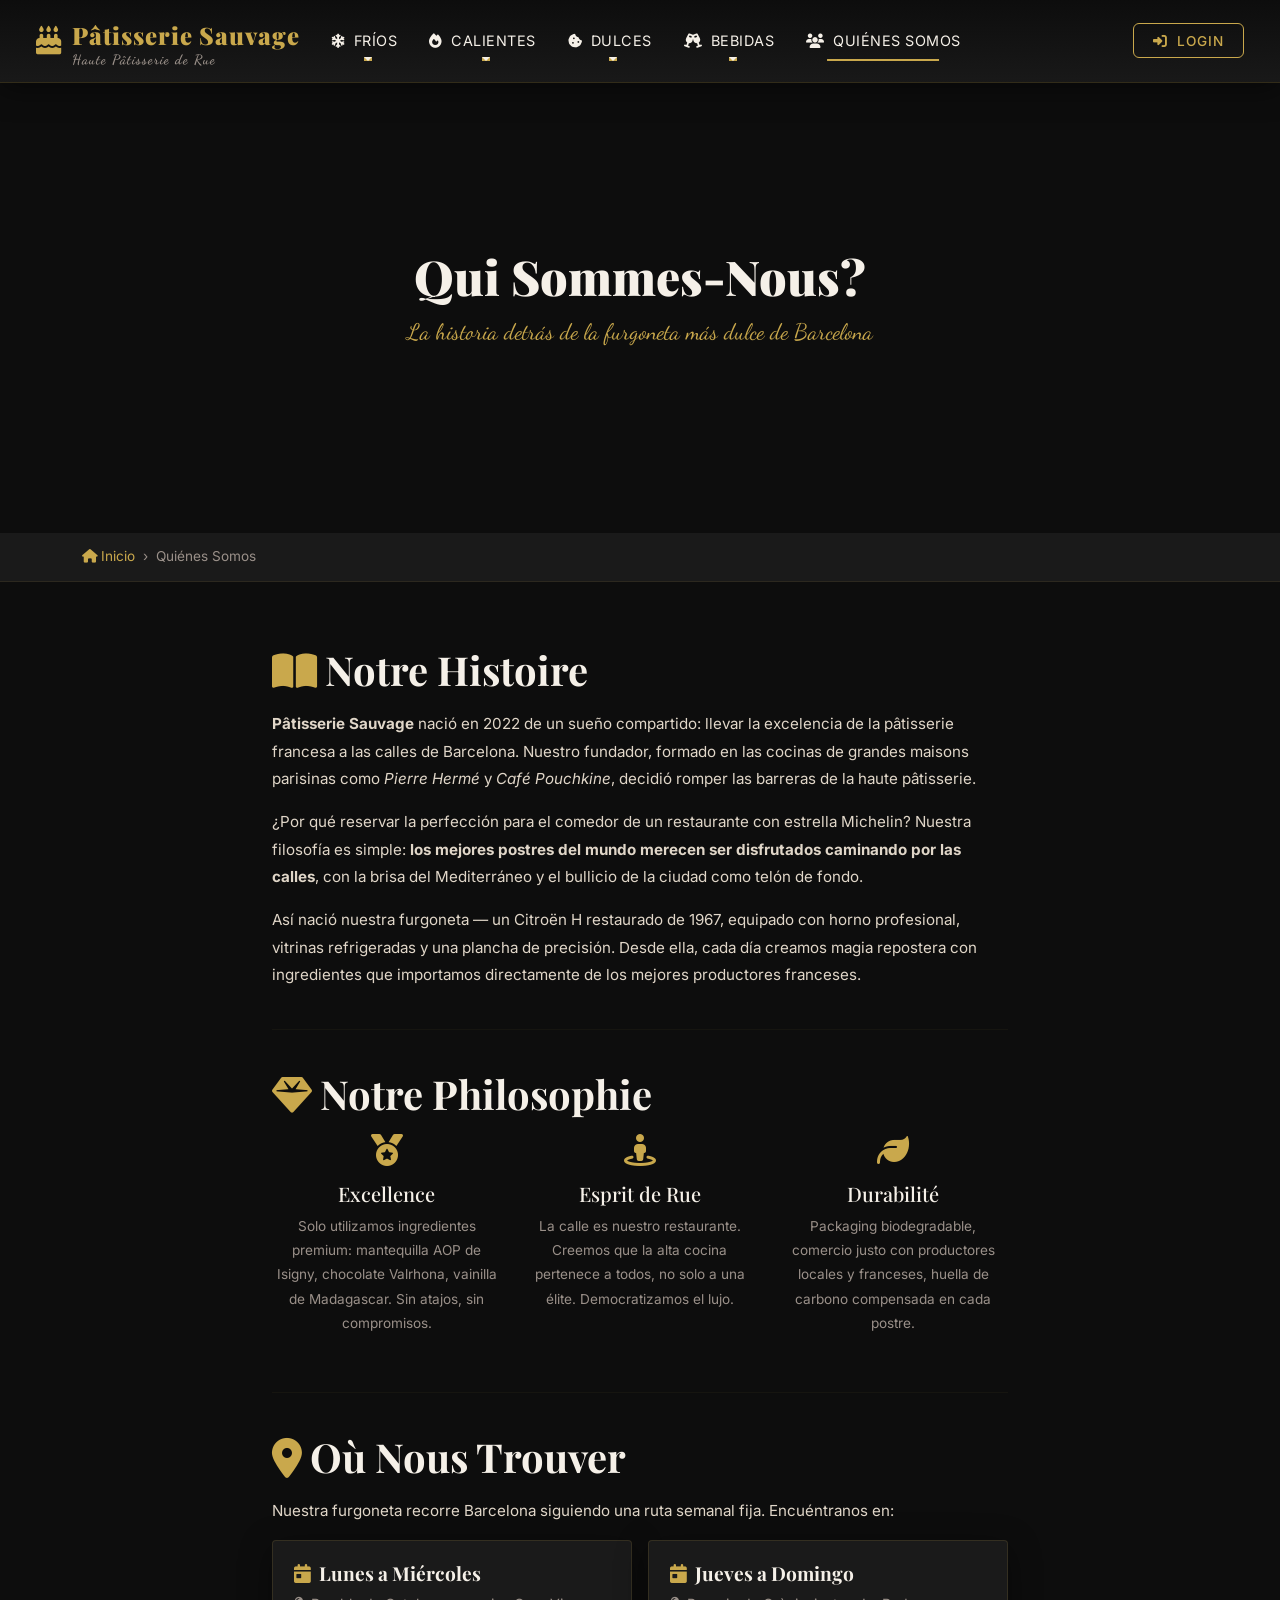
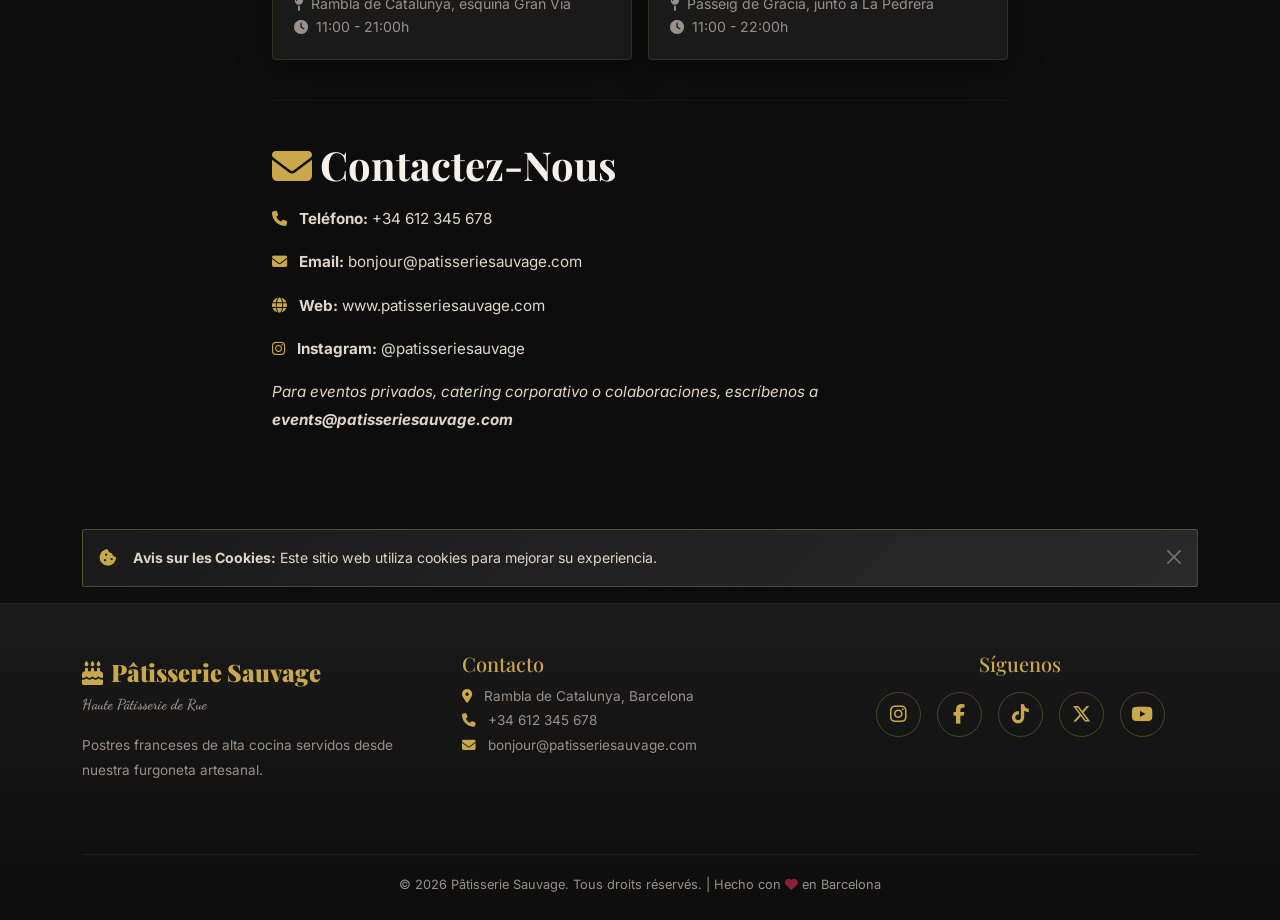
<file: FootTruck/quienes-somos.html>
<!DOCTYPE html>
<html lang="es">

<head>
    <meta charset="UTF-8">
    <meta name="viewport" content="width=device-width, initial-scale=1.0">
    <meta name="description"
        content="Quiénes somos - Pâtisserie Sauvage. Nuestra historia, equipo y filosofía de alta pâtisserie callejera.">
    <title>Quiénes Somos | Pâtisserie Sauvage</title>
    <link href="https://cdn.jsdelivr.net/npm/bootstrap@5.3.2/dist/css/bootstrap.min.css" rel="stylesheet">
    <link href="https://cdnjs.cloudflare.com/ajax/libs/font-awesome/6.5.1/css/all.min.css" rel="stylesheet">
    <link href="css/styles.css" rel="stylesheet">
</head>

<body>

    <!-- NAVBAR -->
    <nav class="navbar navbar-expand-lg navbar-dark sticky-top">
        <div class="container-fluid">
            <a class="navbar-brand" href="index.html" data-bs-toggle="tooltip" title="Volver al inicio">
                <i class="fas fa-birthday-cake brand-icon"></i>
                <div>Pâtisserie Sauvage<span class="brand-sub">Haute Pâtisserie de Rue</span></div>
            </a>
            <button class="navbar-toggler" type="button" data-bs-toggle="collapse" data-bs-target="#navbarMain"><span
                    class="navbar-toggler-icon"></span></button>
            <div class="collapse navbar-collapse" id="navbarMain">
                <ul class="navbar-nav me-auto mb-2 mb-lg-0">
                    <li class="nav-item dropdown"><a class="nav-link dropdown-toggle" href="#"
                            data-bs-toggle="dropdown"><i class="fas fa-snowflake me-1"></i> Fríos</a>
                        <ul class="dropdown-menu">
                            <li><a class="dropdown-item" href="platos/mousse-limon.html"><i class="fas fa-lemon"></i>
                                    Mousse de Limón</a></li>
                            <li><a class="dropdown-item" href="platos/panna-cotta-arandanos.html"><i
                                        class="fas fa-circle"></i> Panna Cotta Arándanos</a></li>
                            <li><a class="dropdown-item" href="platos/tarta-cereza-fria.html"><i
                                        class="fas fa-apple-whole"></i> Tarta Fría de Cereza</a></li>
                        </ul>
                    </li>
                    <li class="nav-item dropdown"><a class="nav-link dropdown-toggle" href="#"
                            data-bs-toggle="dropdown"><i class="fas fa-fire me-1"></i> Calientes</a>
                        <ul class="dropdown-menu">
                            <li><a class="dropdown-item" href="platos/fondant-chocolate.html"><i
                                        class="fas fa-mug-hot"></i> Fondant de Chocolate</a></li>
                            <li><a class="dropdown-item" href="platos/crepe-suzette.html"><i
                                        class="fas fa-fire-flame-curved"></i> Crêpe Suzette</a></li>
                            <li><a class="dropdown-item" href="platos/souffle-vainilla.html"><i
                                        class="fas fa-cloud"></i> Soufflé de Vainilla</a></li>
                        </ul>
                    </li>
                    <li class="nav-item dropdown"><a class="nav-link dropdown-toggle" href="#"
                            data-bs-toggle="dropdown"><i class="fas fa-cookie-bite me-1"></i> Dulces</a>
                        <ul class="dropdown-menu">
                            <li><a class="dropdown-item" href="platos/macaron-frutos-rojos.html"><i
                                        class="fas fa-candy-cane"></i> Macaron Frutos Rojos</a></li>
                            <li><a class="dropdown-item" href="platos/eclair-cacao.html"><i
                                        class="fas fa-drumstick-bite"></i> Éclair de Cacao</a></li>
                            <li><a class="dropdown-item" href="platos/tarte-tatin.html"><i class="fas fa-pie-chart"></i>
                                    Tarte Tatin</a></li>
                        </ul>
                    </li>
                    <li class="nav-item dropdown"><a class="nav-link dropdown-toggle" href="#"
                            data-bs-toggle="dropdown"><i class="fas fa-champagne-glasses me-1"></i> Bebidas</a>
                        <ul class="dropdown-menu">
                            <li><a class="dropdown-item" href="platos/chocolat-chaud.html"><i
                                        class="fas fa-mug-saucer"></i> Chocolat Chaud</a></li>
                            <li><a class="dropdown-item" href="platos/cidre-normand.html"><i
                                        class="fas fa-wine-glass"></i> Cidre Normand</a></li>
                            <li><a class="dropdown-item" href="platos/limonade-lavande.html"><i
                                        class="fas fa-glass-water"></i> Limonade à la Lavande</a></li>
                        </ul>
                    </li>
                    <li class="nav-item"><a class="nav-link active" href="quienes-somos.html"><i
                                class="fas fa-users me-1"></i> Quiénes Somos</a></li>
                </ul>
                <span class="navbar-text me-3" id="welcomeMsg"></span>
                <div class="d-flex gap-2">
                    <button class="btn btn-login" id="btnLogin" data-bs-toggle="modal" data-bs-target="#loginModal"><i
                            class="fas fa-sign-in-alt me-1"></i> Login</button>
                    <button class="btn btn-logout" id="btnLogout" style="display:none;"><i
                            class="fas fa-sign-out-alt me-1"></i> Logout</button>
                </div>
            </div>
        </div>
    </nav>

    <!-- LOGIN MODAL -->
    <div class="modal fade" id="loginModal" tabindex="-1" aria-hidden="true">
        <div class="modal-dialog modal-dialog-centered modal-sm" style="margin-left:auto;margin-right:2rem;">
            <div class="modal-content">
                <div class="modal-header">
                    <h5 class="modal-title"><i class="fas fa-user-circle me-2"></i>Acceso Privado</h5><button
                        type="button" class="btn-close btn-close-white" data-bs-dismiss="modal"></button>
                </div>
                <div class="modal-body">
                    <form id="loginForm">
                        <div class="mb-3"><label for="inputUser" class="form-label">Nombre de usuario</label><input
                                type="text" class="form-control" id="inputUser" placeholder="Votre nom..." required>
                        </div>
                        <div class="mb-3"><label for="inputPassword" class="form-label">Contraseña</label><input
                                type="password" class="form-control" id="inputPassword" placeholder="Mot de passe..."
                                required></div>
                    </form>
                </div>
                <div class="modal-footer">
                    <button type="button" class="btn btn-dark-outline" data-bs-dismiss="modal"><i
                            class="fas fa-times me-1"></i> Cancelar</button>
                    <button type="button" class="btn btn-gold" id="btnSubmitLogin"><i
                            class="fas fa-paper-plane me-1"></i> Enviar</button>
                </div>
            </div>
        </div>
    </div>

    <!-- HERO SECTION -->
    <div class="about-hero"
        style="background-image: url('https://images.unsplash.com/photo-1565299624946-b28f40a0ae38?w=1600&h=900&fit=crop');">
        <div class="about-hero-content">
            <h1>Qui Sommes-Nous?</h1>
            <p class="subtitle">La historia detrás de la furgoneta más dulce de Barcelona</p>
        </div>
    </div>

    <!-- BREADCRUMB -->
    <div class="breadcrumb-section">
        <div class="container">
            <nav aria-label="breadcrumb">
                <ol class="breadcrumb">
                    <li class="breadcrumb-item"><a href="index.html"><i class="fas fa-home me-1"></i>Inicio</a></li>
                    <li class="breadcrumb-item active" aria-current="page">Quiénes Somos</li>
                </ol>
            </nav>
        </div>
    </div>

    <!-- ABOUT CONTENT -->
    <section class="about-section">
        <div class="container">
            <div class="row">
                <div class="col-lg-8 mx-auto">
                    <!-- Nuestra Historia -->
                    <h2 class="section-title text-start mb-3"><i class="fas fa-book-open me-2"
                            style="color: var(--color-gold);"></i>Notre Histoire</h2>
                    <p class="dish-info">
                        <strong>Pâtisserie Sauvage</strong> nació en 2022 de un sueño compartido: llevar la excelencia
                        de la pâtisserie francesa a las calles de Barcelona. Nuestro fundador, formado en las cocinas de
                        grandes maisons parisinas como <em>Pierre Hermé</em> y <em>Café Pouchkine</em>, decidió romper
                        las barreras de la haute pâtisserie.
                    </p>
                    <p class="dish-info">
                        ¿Por qué reservar la perfección para el comedor de un restaurante con estrella Michelin? Nuestra
                        filosofía es simple: <strong>los mejores postres del mundo merecen ser disfrutados caminando por
                            las calles</strong>, con la brisa del Mediterráneo y el bullicio de la ciudad como telón de
                        fondo.
                    </p>
                    <p class="dish-info">
                        Así nació nuestra furgoneta — un Citroën H restaurado de 1967, equipado con horno profesional,
                        vitrinas refrigeradas y una plancha de precisión. Desde ella, cada día creamos magia repostera
                        con ingredientes que importamos directamente de los mejores productores franceses.
                    </p>

                    <hr style="border-color: rgba(201,168,76,0.2); margin: 2.5rem 0;">

                    <!-- Filosofía -->
                    <h2 class="section-title text-start mb-3"><i class="fas fa-gem me-2"
                            style="color: var(--color-gold);"></i>Notre Philosophie</h2>
                    <div class="row g-4 mb-4">
                        <div class="col-md-4 text-center">
                            <i class="fas fa-medal fa-2x mb-3" style="color: var(--color-gold);"></i>
                            <h5 style="color: var(--color-cream); font-family: var(--font-heading);">Excellence</h5>
                            <p class="footer-text">Solo utilizamos ingredientes premium: mantequilla AOP de Isigny,
                                chocolate Valrhona, vainilla de Madagascar. Sin atajos, sin compromisos.</p>
                        </div>
                        <div class="col-md-4 text-center">
                            <i class="fas fa-street-view fa-2x mb-3" style="color: var(--color-gold);"></i>
                            <h5 style="color: var(--color-cream); font-family: var(--font-heading);">Esprit de Rue</h5>
                            <p class="footer-text">La calle es nuestro restaurante. Creemos que la alta cocina pertenece
                                a todos, no solo a una élite. Democratizamos el lujo.</p>
                        </div>
                        <div class="col-md-4 text-center">
                            <i class="fas fa-leaf fa-2x mb-3" style="color: var(--color-gold);"></i>
                            <h5 style="color: var(--color-cream); font-family: var(--font-heading);">Durabilité</h5>
                            <p class="footer-text">Packaging biodegradable, comercio justo con productores locales y
                                franceses, huella de carbono compensada en cada postre.</p>
                        </div>
                    </div>

                    <hr style="border-color: rgba(201,168,76,0.2); margin: 2.5rem 0;">

                    <!-- Dónde encontrarnos -->
                    <h2 class="section-title text-start mb-3"><i class="fas fa-map-marker-alt me-2"
                            style="color: var(--color-gold);"></i>Où Nous Trouver</h2>
                    <p class="dish-info">Nuestra furgoneta recorre Barcelona siguiendo una ruta semanal fija.
                        Encuéntranos en:</p>
                    <div class="row g-3 mb-4">
                        <div class="col-md-6">
                            <div class="card" style="height: auto;">
                                <div class="card-body">
                                    <h5 class="card-title"><i class="fas fa-calendar-day me-2"
                                            style="color: var(--color-gold);"></i>Lunes a Miércoles</h5>
                                    <p class="card-text"><i class="fas fa-map-pin me-1"></i> Rambla de Catalunya,
                                        esquina Gran Via<br><i class="fas fa-clock me-1"></i> 11:00 - 21:00h</p>
                                </div>
                            </div>
                        </div>
                        <div class="col-md-6">
                            <div class="card" style="height: auto;">
                                <div class="card-body">
                                    <h5 class="card-title"><i class="fas fa-calendar-day me-2"
                                            style="color: var(--color-gold);"></i>Jueves a Domingo</h5>
                                    <p class="card-text"><i class="fas fa-map-pin me-1"></i> Passeig de Gràcia, junto a
                                        La Pedrera<br><i class="fas fa-clock me-1"></i> 11:00 - 22:00h</p>
                                </div>
                            </div>
                        </div>
                    </div>

                    <hr style="border-color: rgba(201,168,76,0.2); margin: 2.5rem 0;">

                    <!-- Contacto -->
                    <h2 class="section-title text-start mb-3"><i class="fas fa-envelope me-2"
                            style="color: var(--color-gold);"></i>Contactez-Nous</h2>
                    <div class="dish-info">
                        <p><i class="fas fa-phone me-2" style="color: var(--color-gold);"></i>
                            <strong>Teléfono:</strong> +34 612 345 678</p>
                        <p><i class="fas fa-envelope me-2" style="color: var(--color-gold);"></i>
                            <strong>Email:</strong> bonjour@patisseriesauvage.com</p>
                        <p><i class="fas fa-globe me-2" style="color: var(--color-gold);"></i> <strong>Web:</strong>
                            www.patisseriesauvage.com</p>
                        <p><i class="fab fa-instagram me-2" style="color: var(--color-gold);"></i>
                            <strong>Instagram:</strong> @patisseriesauvage</p>
                        <p class="mt-3"><em>Para eventos privados, catering corporativo o colaboraciones, escríbenos a
                                <strong>events@patisseriesauvage.com</strong></em></p>
                    </div>
                </div>
            </div>
        </div>
    </section>

    <!-- COOKIE ALERT -->
    <div class="container my-3">
        <div class="alert alert-warning cookie-alert alert-dismissible fade show d-flex align-items-center"
            role="alert">
            <i class="fas fa-cookie-bite me-3 fa-lg"></i>
            <div><strong>Avis sur les Cookies:</strong> Este sitio web utiliza cookies para mejorar su experiencia.
            </div>
            <button type="button" class="btn-close" data-bs-dismiss="alert" aria-label="Cerrar"></button>
        </div>
    </div>

    <!-- FOOTER -->
    <footer>
        <div class="container">
            <div class="row">
                <div class="col-lg-4 mb-4">
                    <div class="footer-brand"><i class="fas fa-birthday-cake me-2"></i>Pâtisserie Sauvage<span
                            class="brand-sub">Haute Pâtisserie de Rue</span></div>
                    <p class="footer-text mt-3">Postres franceses de alta cocina servidos desde nuestra furgoneta
                        artesanal.</p>
                </div>
                <div class="col-lg-4 mb-4">
                    <h5 style="color: var(--color-gold); font-family: var(--font-heading);">Contacto</h5>
                    <p class="footer-text">
                        <i class="fas fa-map-marker-alt me-2" style="color: var(--color-gold);"></i> Rambla de
                        Catalunya, Barcelona<br>
                        <i class="fas fa-phone me-2" style="color: var(--color-gold);"></i> +34 612 345 678<br>
                        <i class="fas fa-envelope me-2" style="color: var(--color-gold);"></i>
                        bonjour@patisseriesauvage.com
                    </p>
                </div>
                <div class="col-lg-4 mb-4 text-center">
                    <h5 style="color: var(--color-gold); font-family: var(--font-heading);">Síguenos</h5>
                    <div class="social-icons mt-3">
                        <a href="#" class="social-icon" data-bs-toggle="tooltip" title="Instagram"><i
                                class="fab fa-instagram"></i></a>
                        <a href="#" class="social-icon" data-bs-toggle="tooltip" title="Facebook"><i
                                class="fab fa-facebook-f"></i></a>
                        <a href="#" class="social-icon" data-bs-toggle="tooltip" title="TikTok"><i
                                class="fab fa-tiktok"></i></a>
                        <a href="#" class="social-icon" data-bs-toggle="tooltip" title="Twitter / X"><i
                                class="fab fa-x-twitter"></i></a>
                        <a href="#" class="social-icon" data-bs-toggle="tooltip" title="YouTube"><i
                                class="fab fa-youtube"></i></a>
                    </div>
                </div>
            </div>
            <div class="footer-bottom text-center">
                <p>&copy; 2026 Pâtisserie Sauvage. Tous droits réservés. | Hecho con <i class="fas fa-heart"
                        style="color: var(--color-accent-red);"></i> en Barcelona</p>
            </div>
        </div>
    </footer>

    <script src="https://cdn.jsdelivr.net/npm/bootstrap@5.3.2/dist/js/bootstrap.bundle.min.js"></script>
    <script src="js/main.js"></script>
</body>

</html>
</file>
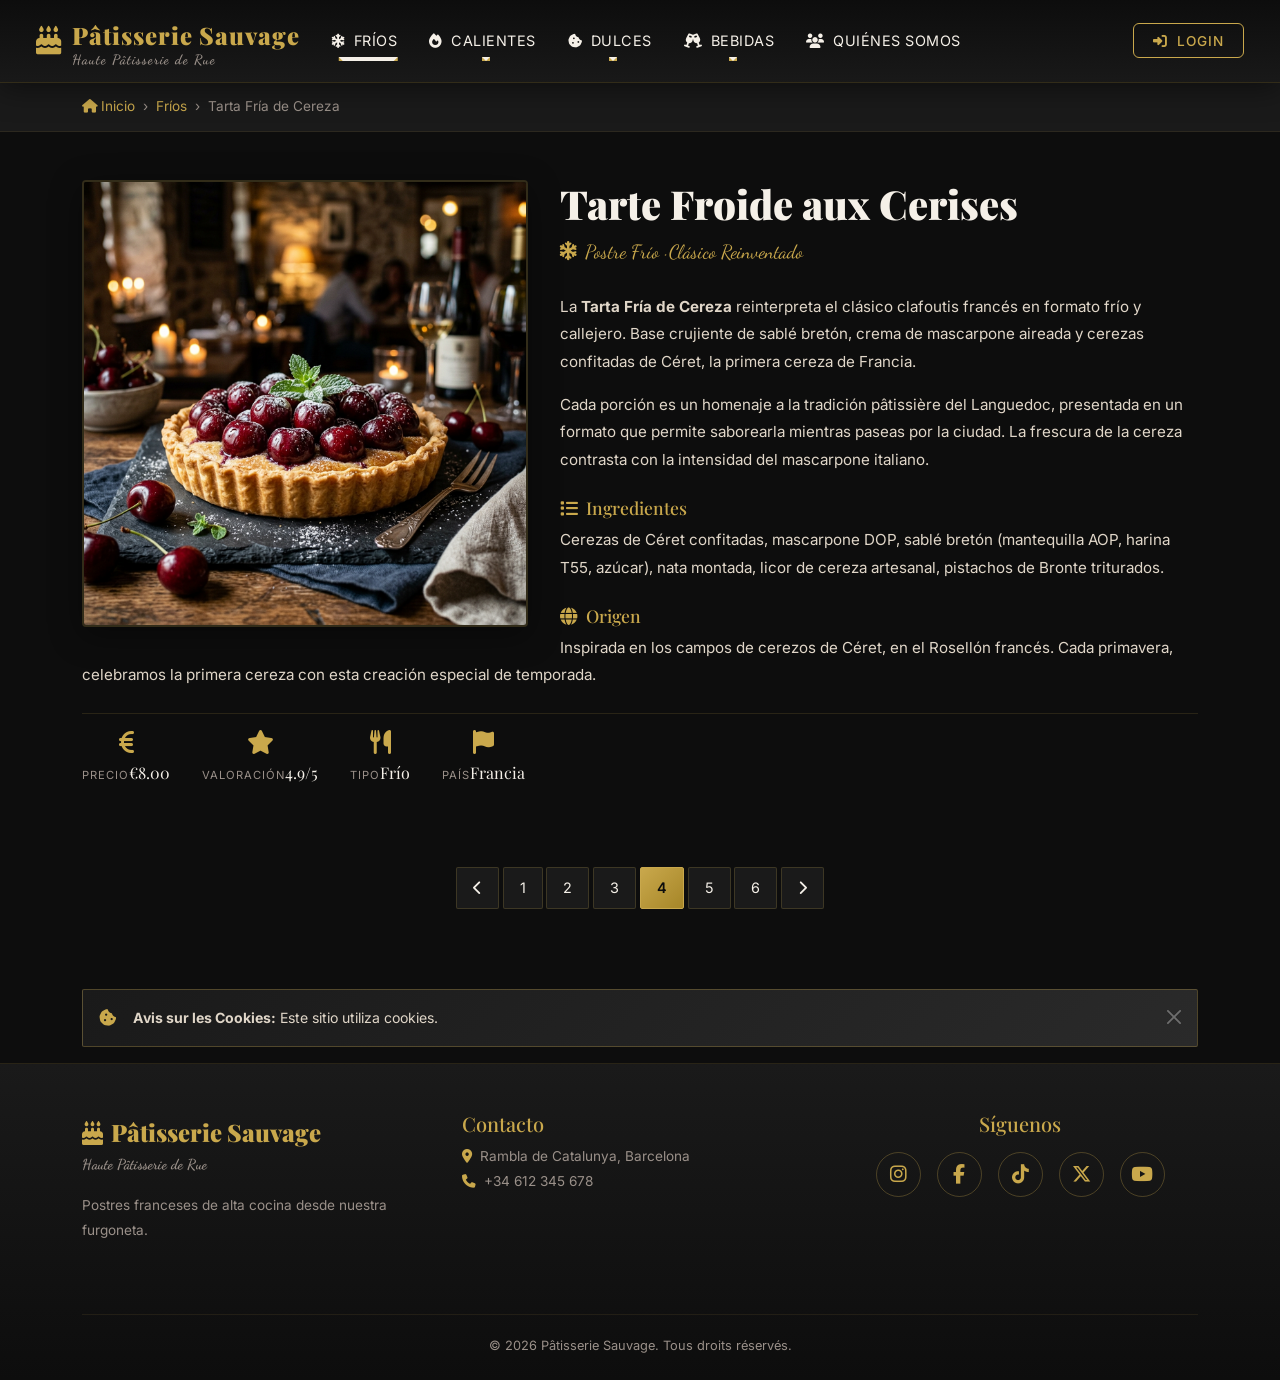
<file: FootTruck/platos/tarta-cereza-fria.html>
<!DOCTYPE html>
<html lang="es">

<head>
    <meta charset="UTF-8">
    <meta name="viewport" content="width=device-width, initial-scale=1.0">
    <meta name="description"
        content="Tarta Fría de Cereza - Pâtisserie Sauvage. Exquisita tarta fría con cerezas de Céret y mascarpone.">
    <title>Tarta Fría de Cereza | Pâtisserie Sauvage</title>
    <link href="https://cdn.jsdelivr.net/npm/bootstrap@5.3.2/dist/css/bootstrap.min.css" rel="stylesheet">
    <link href="https://cdnjs.cloudflare.com/ajax/libs/font-awesome/6.5.1/css/all.min.css" rel="stylesheet">
    <link href="../css/styles.css" rel="stylesheet">
</head>

<body>
    <!-- NAVBAR -->
    <nav class="navbar navbar-expand-lg navbar-dark sticky-top">
        <div class="container-fluid">
            <a class="navbar-brand" href="../index.html" data-bs-toggle="tooltip" title="Volver al inicio"><i
                    class="fas fa-birthday-cake brand-icon"></i>
                <div>Pâtisserie Sauvage<span class="brand-sub">Haute Pâtisserie de Rue</span></div>
            </a>
            <button class="navbar-toggler" type="button" data-bs-toggle="collapse" data-bs-target="#navbarMain"><span
                    class="navbar-toggler-icon"></span></button>
            <div class="collapse navbar-collapse" id="navbarMain">
                <ul class="navbar-nav me-auto mb-2 mb-lg-0">
                    <li class="nav-item dropdown"><a class="nav-link dropdown-toggle active" href="#"
                            data-bs-toggle="dropdown"><i class="fas fa-snowflake me-1"></i> Fríos</a>
                        <ul class="dropdown-menu">
                            <li><a class="dropdown-item" href="mousse-limon.html"><i class="fas fa-lemon"></i> Mousse de
                                    Limón</a></li>
                            <li><a class="dropdown-item" href="panna-cotta-arandanos.html"><i class="fas fa-circle"></i>
                                    Panna Cotta Arándanos</a></li>
                            <li><a class="dropdown-item" href="tarta-cereza-fria.html"><i
                                        class="fas fa-apple-whole"></i> Tarta Fría de Cereza</a></li>
                        </ul>
                    </li>
                    <li class="nav-item dropdown"><a class="nav-link dropdown-toggle" href="#"
                            data-bs-toggle="dropdown"><i class="fas fa-fire me-1"></i> Calientes</a>
                        <ul class="dropdown-menu">
                            <li><a class="dropdown-item" href="fondant-chocolate.html"><i class="fas fa-mug-hot"></i>
                                    Fondant de Chocolate</a></li>
                            <li><a class="dropdown-item" href="crepe-suzette.html"><i
                                        class="fas fa-fire-flame-curved"></i> Crêpe Suzette</a></li>
                            <li><a class="dropdown-item" href="souffle-vainilla.html"><i class="fas fa-cloud"></i>
                                    Soufflé de Vainilla</a></li>
                        </ul>
                    </li>
                    <li class="nav-item dropdown"><a class="nav-link dropdown-toggle" href="#"
                            data-bs-toggle="dropdown"><i class="fas fa-cookie-bite me-1"></i> Dulces</a>
                        <ul class="dropdown-menu">
                            <li><a class="dropdown-item" href="macaron-frutos-rojos.html"><i
                                        class="fas fa-candy-cane"></i> Macaron Frutos Rojos</a></li>
                            <li><a class="dropdown-item" href="eclair-cacao.html"><i class="fas fa-drumstick-bite"></i>
                                    Éclair de Cacao</a></li>
                            <li><a class="dropdown-item" href="tarte-tatin.html"><i class="fas fa-pie-chart"></i> Tarte
                                    Tatin</a></li>
                        </ul>
                    </li>
                    <li class="nav-item dropdown"><a class="nav-link dropdown-toggle" href="#"
                            data-bs-toggle="dropdown"><i class="fas fa-champagne-glasses me-1"></i> Bebidas</a>
                        <ul class="dropdown-menu">
                            <li><a class="dropdown-item" href="chocolat-chaud.html"><i class="fas fa-mug-saucer"></i>
                                    Chocolat Chaud</a></li>
                            <li><a class="dropdown-item" href="cidre-normand.html"><i class="fas fa-wine-glass"></i>
                                    Cidre Normand</a></li>
                            <li><a class="dropdown-item" href="limonade-lavande.html"><i class="fas fa-glass-water"></i>
                                    Limonade à la Lavande</a></li>
                        </ul>
                    </li>
                    <li class="nav-item"><a class="nav-link" href="../quienes-somos.html"><i
                                class="fas fa-users me-1"></i> Quiénes Somos</a></li>
                </ul>
                <span class="navbar-text me-3" id="welcomeMsg"></span>
                <div class="d-flex gap-2">
                    <button class="btn btn-login" id="btnLogin" data-bs-toggle="modal" data-bs-target="#loginModal"><i
                            class="fas fa-sign-in-alt me-1"></i> Login</button>
                    <button class="btn btn-logout" id="btnLogout" style="display:none;"><i
                            class="fas fa-sign-out-alt me-1"></i> Logout</button>
                </div>
            </div>
        </div>
    </nav>
    <div class="modal fade" id="loginModal" tabindex="-1" aria-hidden="true">
        <div class="modal-dialog modal-dialog-centered modal-sm" style="margin-left:auto;margin-right:2rem;">
            <div class="modal-content">
                <div class="modal-header">
                    <h5 class="modal-title"><i class="fas fa-user-circle me-2"></i>Acceso Privado</h5><button
                        type="button" class="btn-close btn-close-white" data-bs-dismiss="modal"></button>
                </div>
                <div class="modal-body">
                    <form id="loginForm">
                        <div class="mb-3"><label for="inputUser" class="form-label">Usuario</label><input type="text"
                                class="form-control" id="inputUser" required></div>
                        <div class="mb-3"><label for="inputPassword" class="form-label">Contraseña</label><input
                                type="password" class="form-control" id="inputPassword" required></div>
                    </form>
                </div>
                <div class="modal-footer"><button type="button" class="btn btn-dark-outline" data-bs-dismiss="modal"><i
                            class="fas fa-times me-1"></i> Cancelar</button><button type="button" class="btn btn-gold"
                        id="btnSubmitLogin"><i class="fas fa-paper-plane me-1"></i> Enviar</button></div>
            </div>
        </div>
    </div>

    <div class="breadcrumb-section">
        <div class="container">
            <nav aria-label="breadcrumb">
                <ol class="breadcrumb">
                    <li class="breadcrumb-item"><a href="../index.html"><i class="fas fa-home me-1"></i>Inicio</a></li>
                    <li class="breadcrumb-item"><a href="#">Fríos</a></li>
                    <li class="breadcrumb-item active">Tarta Fría de Cereza</li>
                </ol>
            </nav>
        </div>
    </div>

    <section class="dish-page">
        <div class="container">
            <img src="../img/tarte-aux-cerises.png" alt="Tarta Fría de Cereza" class="dish-img">
            <h1 class="dish-title">Tarte Froide aux Cerises</h1>
            <p class="dish-category"><i class="fas fa-snowflake me-2"></i>Postre Frío · Clásico Reinventado</p>
            <div class="dish-info">
                <p>La <strong>Tarta Fría de Cereza</strong> reinterpreta el clásico clafoutis francés en formato frío y
                    callejero. Base crujiente de sablé bretón, crema de mascarpone aireada y cerezas confitadas de
                    Céret, la primera cereza de Francia.</p>
                <p>Cada porción es un homenaje a la tradición pâtissière del Languedoc, presentada en un formato que
                    permite saborearla mientras paseas por la ciudad. La frescura de la cereza contrasta con la
                    intensidad del mascarpone italiano.</p>
                <h4><i class="fas fa-list me-2"></i>Ingredientes</h4>
                <p>Cerezas de Céret confitadas, mascarpone DOP, sablé bretón (mantequilla AOP, harina T55, azúcar), nata
                    montada, licor de cereza artesanal, pistachos de Bronte triturados.</p>
                <h4><i class="fas fa-globe me-2"></i>Origen</h4>
                <p>Inspirada en los campos de cerezos de Céret, en el Rosellón francés. Cada primavera, celebramos la
                    primera cereza con esta creación especial de temporada.</p>
            </div>
            <div class="dish-meta">
                <div class="dish-meta-item"><i class="fas fa-euro-sign"></i><span class="meta-label">Precio</span><span
                        class="meta-value">€8.00</span></div>
                <div class="dish-meta-item"><i class="fas fa-star"></i><span class="meta-label">Valoración</span><span
                        class="meta-value">4.9/5</span></div>
                <div class="dish-meta-item"><i class="fas fa-utensils"></i><span class="meta-label">Tipo</span><span
                        class="meta-value">Frío</span></div>
                <div class="dish-meta-item"><i class="fas fa-flag"></i><span class="meta-label">País</span><span
                        class="meta-value">Francia</span></div>
            </div>
        </div>
    </section>

    <section class="pagination-section">
        <div class="container">
            <nav>
                <ul class="pagination justify-content-center">
                    <li class="page-item"><a class="page-link" href="panna-cotta-arandanos.html"><i
                                class="fas fa-chevron-left"></i></a></li>
                    <li class="page-item"><a class="page-link" href="../index.html">1</a></li>
                    <li class="page-item"><a class="page-link" href="mousse-limon.html">2</a></li>
                    <li class="page-item"><a class="page-link" href="panna-cotta-arandanos.html">3</a></li>
                    <li class="page-item active"><a class="page-link" href="#">4</a></li>
                    <li class="page-item"><a class="page-link" href="fondant-chocolate.html">5</a></li>
                    <li class="page-item"><a class="page-link" href="crepe-suzette.html">6</a></li>
                    <li class="page-item"><a class="page-link" href="fondant-chocolate.html"><i
                                class="fas fa-chevron-right"></i></a></li>
                </ul>
            </nav>
        </div>
    </section>

    <div class="container my-3">
        <div class="alert alert-warning cookie-alert alert-dismissible fade show d-flex align-items-center"
            role="alert"><i class="fas fa-cookie-bite me-3 fa-lg"></i>
            <div><strong>Avis sur les Cookies:</strong> Este sitio utiliza cookies.</div><button type="button"
                class="btn-close" data-bs-dismiss="alert"></button>
        </div>
    </div>
    <footer>
        <div class="container">
            <div class="row">
                <div class="col-lg-4 mb-4">
                    <div class="footer-brand"><i class="fas fa-birthday-cake me-2"></i>Pâtisserie Sauvage<span
                            class="brand-sub">Haute Pâtisserie de Rue</span></div>
                    <p class="footer-text mt-3">Postres franceses de alta cocina desde nuestra furgoneta.</p>
                </div>
                <div class="col-lg-4 mb-4">
                    <h5 style="color:var(--color-gold);font-family:var(--font-heading);">Contacto</h5>
                    <p class="footer-text"><i class="fas fa-map-marker-alt me-2"
                            style="color:var(--color-gold);"></i>Rambla de Catalunya, Barcelona<br><i
                            class="fas fa-phone me-2" style="color:var(--color-gold);"></i>+34 612 345 678</p>
                </div>
                <div class="col-lg-4 mb-4 text-center">
                    <h5 style="color:var(--color-gold);font-family:var(--font-heading);">Síguenos</h5>
                    <div class="social-icons mt-3"><a href="#" class="social-icon" data-bs-toggle="tooltip"
                            title="Instagram"><i class="fab fa-instagram"></i></a><a href="#" class="social-icon"
                            data-bs-toggle="tooltip" title="Facebook"><i class="fab fa-facebook-f"></i></a><a href="#"
                            class="social-icon" data-bs-toggle="tooltip" title="TikTok"><i
                                class="fab fa-tiktok"></i></a><a href="#" class="social-icon" data-bs-toggle="tooltip"
                            title="X"><i class="fab fa-x-twitter"></i></a><a href="#" class="social-icon"
                            data-bs-toggle="tooltip" title="YouTube"><i class="fab fa-youtube"></i></a></div>
                </div>
            </div>
            <div class="footer-bottom text-center">
                <p>&copy; 2026 Pâtisserie Sauvage. Tous droits réservés.</p>
            </div>
        </div>
    </footer>
    <script src="https://cdn.jsdelivr.net/npm/bootstrap@5.3.2/dist/js/bootstrap.bundle.min.js"></script>
    <script src="../js/main.js"></script>
</body>

</html>
</file>
<file: FootTruck/css/styles.css>
/* ============================================
   PÂTISSERIE SAUVAGE - Luxury Street Desserts
   Custom Stylesheet
   ============================================ */

/* Google Fonts */
@import url('https://fonts.googleapis.com/css2?family=Playfair+Display:ital,wght@0,400;0,700;0,900;1,400&family=Inter:wght@300;400;500;600&family=Dancing+Script:wght@400;700&display=swap');

/* =================== Variables =================== */
:root {
    --color-gold: #c9a84c;
    --color-gold-light: #e6d08f;
    --color-gold-dark: #a68628;
    --color-dark: #0d0d0d;
    --color-dark-2: #1a1a1a;
    --color-dark-3: #2a2a2a;
    --color-cream: #f5f0e8;
    --color-cream-dark: #e8dfd0;
    --color-accent-red: #8b2035;
    --color-accent-berry: #5c2d5e;
    --color-text-light: #e0d6c8;
    --color-text-muted: #9a9089;
    --font-heading: 'Playfair Display', Georgia, serif;
    --font-body: 'Inter', sans-serif;
    --font-script: 'Dancing Script', cursive;
    --shadow-gold: 0 0 20px rgba(201, 168, 76, 0.15);
    --shadow-card: 0 8px 32px rgba(0,0,0,0.4);
    --transition: all 0.3s ease;
}

/* =================== Global =================== */
* {
    margin: 0;
    padding: 0;
    box-sizing: border-box;
}

body {
    font-family: var(--font-body);
    background-color: var(--color-dark);
    color: var(--color-text-light);
    line-height: 1.7;
    overflow-x: hidden;
}

h1, h2, h3, h4, h5 {
    font-family: var(--font-heading);
    color: var(--color-cream);
}

a {
    color: var(--color-gold);
    text-decoration: none;
    transition: var(--transition);
}

a:hover {
    color: var(--color-gold-light);
}

/* =================== Navbar =================== */
.navbar {
    background: linear-gradient(180deg, rgba(13,13,13,0.98) 0%, rgba(26,26,26,0.95) 100%) !important;
    backdrop-filter: blur(12px);
    border-bottom: 1px solid rgba(201,168,76,0.2);
    padding: 0.6rem 1.5rem;
    box-shadow: 0 4px 30px rgba(0,0,0,0.5);
    z-index: 1050;
}

.navbar-brand {
    font-family: var(--font-heading);
    font-weight: 900;
    font-size: 1.5rem;
    color: var(--color-gold) !important;
    display: flex;
    align-items: center;
    gap: 0.6rem;
    letter-spacing: 1px;
}

.navbar-brand .brand-icon {
    font-size: 1.8rem;
    color: var(--color-gold);
}

.navbar-brand .brand-sub {
    font-family: var(--font-script);
    font-size: 0.85rem;
    color: var(--color-text-muted);
    display: block;
    line-height: 1;
    margin-top: -2px;
}

.navbar-dark .navbar-nav .nav-link {
    color: var(--color-cream) !important;
    font-weight: 400;
    font-size: 0.9rem;
    letter-spacing: 0.5px;
    text-transform: uppercase;
    padding: 0.5rem 1rem;
    transition: var(--transition);
    position: relative;
}

.navbar-dark .navbar-nav .nav-link::after {
    content: '';
    position: absolute;
    bottom: 0;
    left: 50%;
    transform: translateX(-50%);
    width: 0;
    height: 2px;
    background: var(--color-gold);
    transition: var(--transition);
}

.navbar-dark .navbar-nav .nav-link:hover::after,
.navbar-dark .navbar-nav .nav-link.active::after {
    width: 60%;
}

.navbar-dark .navbar-nav .nav-link:hover {
    color: var(--color-gold) !important;
}

.navbar-toggler {
    border-color: rgba(201,168,76,0.3) !important;
}

.navbar-toggler-icon {
    background-image: url("data:image/svg+xml,%3csvg xmlns='http://www.w3.org/2000/svg' viewBox='0 0 30 30'%3e%3cpath stroke='rgba(201,168,76,0.8)' stroke-linecap='round' stroke-miterlimit='10' stroke-width='2' d='M4 7h22M4 15h22M4 23h22'/%3e%3c/svg%3e") !important;
}

/* Dropdown */
.dropdown-menu {
    background: var(--color-dark-2);
    border: 1px solid rgba(201,168,76,0.2);
    border-radius: 0;
    box-shadow: var(--shadow-card);
    margin-top: 0.5rem !important;
    padding: 0.5rem 0;
}

.dropdown-item {
    color: var(--color-text-light);
    font-size: 0.88rem;
    padding: 0.5rem 1.5rem;
    transition: var(--transition);
    font-weight: 300;
}

.dropdown-item:hover,
.dropdown-item:focus {
    background: rgba(201,168,76,0.1);
    color: var(--color-gold);
    padding-left: 2rem;
}

.dropdown-item i {
    width: 22px;
    color: var(--color-gold);
    margin-right: 0.4rem;
}

/* Auth buttons */
.btn-login {
    background: transparent;
    border: 1px solid var(--color-gold);
    color: var(--color-gold) !important;
    font-size: 0.85rem;
    text-transform: uppercase;
    letter-spacing: 1px;
    padding: 0.4rem 1.2rem;
    transition: var(--transition);
    font-weight: 500;
}

.btn-login:hover {
    background: var(--color-gold);
    color: var(--color-dark) !important;
    box-shadow: var(--shadow-gold);
}

.btn-logout {
    background: transparent;
    border: 1px solid var(--color-accent-red);
    color: var(--color-accent-red) !important;
    font-size: 0.85rem;
    text-transform: uppercase;
    letter-spacing: 1px;
    padding: 0.4rem 1.2rem;
    transition: var(--transition);
    font-weight: 500;
}

.btn-logout:hover {
    background: var(--color-accent-red);
    color: var(--color-cream) !important;
}

/* Welcome message */
#welcomeMsg {
    color: var(--color-gold-light);
    font-family: var(--font-script);
    font-size: 1.1rem;
    display: none;
    animation: fadeInUp 0.5s ease;
}

/* =================== Modal =================== */
.modal-content {
    background: var(--color-dark-2);
    border: 1px solid rgba(201,168,76,0.3);
    border-radius: 2px;
    box-shadow: 0 20px 60px rgba(0,0,0,0.7);
}

.modal-header {
    border-bottom: 1px solid rgba(201,168,76,0.15);
    padding: 1.2rem 1.5rem;
}

.modal-title {
    font-family: var(--font-heading);
    color: var(--color-gold);
    font-size: 1.3rem;
}

.modal-body {
    padding: 1.5rem;
}

.modal-body .form-label {
    color: var(--color-text-muted);
    font-size: 0.85rem;
    text-transform: uppercase;
    letter-spacing: 1px;
    margin-bottom: 0.3rem;
}

.modal-body .form-control {
    background: var(--color-dark-3);
    border: 1px solid rgba(201,168,76,0.2);
    color: var(--color-cream);
    border-radius: 2px;
    padding: 0.6rem 1rem;
    transition: var(--transition);
}

.modal-body .form-control:focus {
    border-color: var(--color-gold);
    box-shadow: 0 0 0 0.15rem rgba(201,168,76,0.2);
    background: var(--color-dark-3);
    color: var(--color-cream);
}

.modal-footer {
    border-top: 1px solid rgba(201,168,76,0.15);
    padding: 1rem 1.5rem;
}

.btn-gold {
    background: linear-gradient(135deg, var(--color-gold), var(--color-gold-dark));
    color: var(--color-dark);
    border: none;
    font-weight: 600;
    letter-spacing: 1px;
    text-transform: uppercase;
    font-size: 0.85rem;
    padding: 0.5rem 1.5rem;
    border-radius: 2px;
    transition: var(--transition);
}

.btn-gold:hover {
    background: linear-gradient(135deg, var(--color-gold-light), var(--color-gold));
    color: var(--color-dark);
    box-shadow: var(--shadow-gold);
    transform: translateY(-1px);
}

.btn-dark-outline {
    background: transparent;
    border: 1px solid var(--color-text-muted);
    color: var(--color-text-muted);
    font-weight: 500;
    letter-spacing: 1px;
    text-transform: uppercase;
    font-size: 0.85rem;
    padding: 0.5rem 1.5rem;
    border-radius: 2px;
    transition: var(--transition);
}

.btn-dark-outline:hover {
    border-color: var(--color-cream);
    color: var(--color-cream);
}

/* =================== Carousel =================== */
.carousel {
    margin-top: 0;
}

.carousel-item {
    height: 70vh;
    min-height: 400px;
    overflow: hidden;
}

.carousel-item img {
    width: 100%;
    height: 100%;
    object-fit: cover;
    filter: brightness(0.6);
    transition: transform 8s ease;
}

.carousel-item.active img {
    transform: scale(1.05);
}

.carousel-overlay {
    position: absolute;
    top: 0;
    left: 0;
    width: 100%;
    height: 100%;
    background: linear-gradient(
        to bottom,
        rgba(13,13,13,0.3) 0%,
        rgba(13,13,13,0.1) 40%,
        rgba(13,13,13,0.7) 100%
    );
    display: flex;
    align-items: center;
    justify-content: center;
    text-align: center;
}

.carousel-overlay h2 {
    font-family: var(--font-heading);
    font-size: 3.5rem;
    font-weight: 900;
    color: var(--color-cream);
    text-shadow: 2px 4px 20px rgba(0,0,0,0.6);
    animation: fadeInUp 1s ease;
}

.carousel-overlay .subtitle {
    font-family: var(--font-script);
    font-size: 1.5rem;
    color: var(--color-gold);
    margin-top: 0.5rem;
    animation: fadeInUp 1.2s ease;
}

.carousel-control-prev-icon,
.carousel-control-next-icon {
    background-color: rgba(201,168,76,0.3);
    border-radius: 50%;
    padding: 1.2rem;
    background-size: 50%;
    transition: var(--transition);
}

.carousel-control-prev:hover .carousel-control-prev-icon,
.carousel-control-next:hover .carousel-control-next-icon {
    background-color: rgba(201,168,76,0.6);
}

.carousel-indicators [data-bs-target] {
    background-color: var(--color-gold);
    height: 3px;
    border-radius: 2px;
    border: none;
    opacity: 0.4;
}

.carousel-indicators .active {
    opacity: 1;
}

/* =================== Breadcrumb =================== */
.breadcrumb-section {
    background: var(--color-dark-2);
    border-bottom: 1px solid rgba(201,168,76,0.1);
    padding: 0.8rem 0;
}

.breadcrumb {
    background: transparent;
    margin-bottom: 0;
    padding: 0;
    font-size: 0.85rem;
}

.breadcrumb-item a {
    color: var(--color-gold);
    text-decoration: none;
}

.breadcrumb-item a:hover {
    color: var(--color-gold-light);
    text-decoration: underline;
}

.breadcrumb-item.active {
    color: var(--color-text-muted);
}

.breadcrumb-item + .breadcrumb-item::before {
    color: var(--color-text-muted);
    content: "›";
}

/* =================== Cards Section =================== */
.cards-section {
    padding: 4rem 0;
    background: var(--color-dark);
}

.section-title {
    font-family: var(--font-heading);
    font-size: 2.5rem;
    font-weight: 700;
    color: var(--color-cream);
    text-align: center;
    margin-bottom: 0.5rem;
}

.section-subtitle {
    font-family: var(--font-script);
    font-size: 1.3rem;
    color: var(--color-gold);
    text-align: center;
    margin-bottom: 3rem;
}

.card {
    background: var(--color-dark-2);
    border: 1px solid rgba(201,168,76,0.15);
    border-radius: 4px;
    overflow: hidden;
    transition: var(--transition);
    box-shadow: var(--shadow-card);
    height: 100%;
}

.card:hover {
    transform: translateY(-8px);
    border-color: rgba(201,168,76,0.4);
    box-shadow: 0 16px 48px rgba(0,0,0,0.6), var(--shadow-gold);
}

.card-img-top {
    height: 220px;
    object-fit: cover;
    transition: transform 0.5s ease;
}

.card:hover .card-img-top {
    transform: scale(1.05);
}

.card-img-wrapper {
    overflow: hidden;
    position: relative;
}

.card-img-wrapper::after {
    content: '';
    position: absolute;
    bottom: 0;
    left: 0;
    width: 100%;
    height: 50%;
    background: linear-gradient(transparent, var(--color-dark-2));
    pointer-events: none;
}

.card-badge {
    position: absolute;
    top: 12px;
    right: 12px;
    background: linear-gradient(135deg, var(--color-gold), var(--color-gold-dark));
    color: var(--color-dark);
    font-size: 0.7rem;
    font-weight: 700;
    text-transform: uppercase;
    letter-spacing: 1.5px;
    padding: 0.25rem 0.8rem;
    border-radius: 2px;
    z-index: 2;
}

.card-body {
    padding: 1.3rem;
}

.card-title {
    font-family: var(--font-heading);
    font-size: 1.2rem;
    font-weight: 700;
    color: var(--color-cream);
    margin-bottom: 0.5rem;
}

.card-text {
    font-size: 0.88rem;
    color: var(--color-text-muted);
    line-height: 1.6;
}

.card-footer {
    background: transparent;
    border-top: 1px solid rgba(201,168,76,0.1);
    padding: 0.8rem 1.3rem;
    display: flex;
    justify-content: space-between;
    align-items: center;
}

.card-price {
    font-family: var(--font-heading);
    font-size: 1.2rem;
    color: var(--color-gold);
    font-weight: 700;
}

.card-rating .btn-rate {
    background: transparent;
    border: none;
    font-size: 1.2rem;
    cursor: pointer;
    transition: var(--transition);
    padding: 0.2rem 0.4rem;
}

.card-rating .btn-rate.like {
    color: #2ecc71;
}

.card-rating .btn-rate.like:hover {
    color: #27ae60;
    transform: scale(1.3);
}

.card-rating .btn-rate.dislike {
    color: #e74c3c;
}

.card-rating .btn-rate.dislike:hover {
    color: #c0392b;
    transform: scale(1.3);
}

/* =================== Pagination =================== */
.pagination-section {
    padding: 2rem 0 3rem;
    background: var(--color-dark);
}

.pagination {
    gap: 0.3rem;
}

.page-link {
    background: var(--color-dark-2);
    border: 1px solid rgba(201,168,76,0.2);
    color: var(--color-cream);
    font-size: 0.9rem;
    padding: 0.5rem 1rem;
    border-radius: 2px !important;
    transition: var(--transition);
}

.page-link:hover {
    background: rgba(201,168,76,0.15);
    border-color: var(--color-gold);
    color: var(--color-gold);
}

.page-item.active .page-link {
    background: linear-gradient(135deg, var(--color-gold), var(--color-gold-dark));
    border-color: var(--color-gold);
    color: var(--color-dark);
    font-weight: 600;
}

.page-item.disabled .page-link {
    background: var(--color-dark-3);
    border-color: rgba(255,255,255,0.05);
    color: var(--color-text-muted);
}

/* =================== Cookie Alert =================== */
.cookie-alert {
    background: linear-gradient(135deg, var(--color-dark-2), var(--color-dark-3));
    border: 1px solid rgba(201,168,76,0.3);
    border-radius: 2px;
    color: var(--color-text-light);
    font-size: 0.88rem;
}

.cookie-alert .btn-close {
    filter: invert(0.7);
}

.cookie-alert i {
    color: var(--color-gold);
}

/* =================== Footer =================== */
footer {
    background: linear-gradient(180deg, var(--color-dark-2) 0%, var(--color-dark) 100%);
    border-top: 1px solid rgba(201,168,76,0.15);
    padding: 3rem 0 1.5rem;
}

.footer-brand {
    font-family: var(--font-heading);
    font-weight: 900;
    font-size: 1.5rem;
    color: var(--color-gold);
}

.footer-brand .brand-sub {
    font-family: var(--font-script);
    font-size: 0.9rem;
    color: var(--color-text-muted);
    display: block;
}

.footer-text {
    color: var(--color-text-muted);
    font-size: 0.85rem;
    line-height: 1.8;
}

.social-icons {
    display: flex;
    gap: 1rem;
    justify-content: center;
    flex-wrap: wrap;
}

.social-icon {
    display: flex;
    align-items: center;
    justify-content: center;
    width: 45px;
    height: 45px;
    border: 1px solid rgba(201,168,76,0.3);
    color: var(--color-gold);
    font-size: 1.2rem;
    transition: var(--transition);
    border-radius: 50%;
}

.social-icon:hover {
    background: var(--color-gold);
    color: var(--color-dark);
    border-color: var(--color-gold);
    transform: translateY(-3px);
    box-shadow: var(--shadow-gold);
}

.footer-bottom {
    border-top: 1px solid rgba(201,168,76,0.1);
    padding-top: 1.2rem;
    margin-top: 2rem;
}

.footer-bottom p {
    color: var(--color-text-muted);
    font-size: 0.8rem;
    margin-bottom: 0;
}

/* =================== Dish Detail Page =================== */
.dish-page {
    padding: 3rem 0;
}

.dish-img {
    width: 100%;
    max-width: 40%;
    border-radius: 4px;
    border: 2px solid rgba(201,168,76,0.2);
    box-shadow: var(--shadow-card);
    float: left;
    margin-right: 2rem;
    margin-bottom: 1rem;
}

.dish-title {
    font-family: var(--font-heading);
    font-size: 2.5rem;
    font-weight: 900;
    color: var(--color-cream);
    margin-bottom: 0.5rem;
}

.dish-category {
    font-family: var(--font-script);
    font-size: 1.2rem;
    color: var(--color-gold);
    margin-bottom: 1.5rem;
}

.dish-info {
    color: var(--color-text-light);
    font-size: 0.95rem;
    line-height: 1.8;
}

.dish-info h4 {
    font-family: var(--font-heading);
    color: var(--color-gold);
    font-size: 1.1rem;
    margin-top: 1.5rem;
    margin-bottom: 0.5rem;
}

.dish-meta {
    display: flex;
    gap: 2rem;
    flex-wrap: wrap;
    margin-top: 1.5rem;
    padding-top: 1rem;
    border-top: 1px solid rgba(201,168,76,0.15);
}

.dish-meta-item {
    text-align: center;
}

.dish-meta-item i {
    color: var(--color-gold);
    font-size: 1.5rem;
    display: block;
    margin-bottom: 0.3rem;
}

.dish-meta-item .meta-label {
    font-size: 0.7rem;
    text-transform: uppercase;
    letter-spacing: 1px;
    color: var(--color-text-muted);
}

.dish-meta-item .meta-value {
    font-family: var(--font-heading);
    font-size: 1rem;
    color: var(--color-cream);
}

/* =================== About Page =================== */
.about-section {
    padding: 4rem 0;
}

.about-hero {
    height: 50vh;
    min-height: 350px;
    background-size: cover;
    background-position: center;
    position: relative;
    display: flex;
    align-items: center;
    justify-content: center;
}

.about-hero::after {
    content: '';
    position: absolute;
    top: 0;
    left: 0;
    width: 100%;
    height: 100%;
    background: linear-gradient(
        to bottom,
        rgba(13,13,13,0.5),
        rgba(13,13,13,0.9)
    );
}

.about-hero-content {
    position: relative;
    z-index: 2;
    text-align: center;
}

.about-hero h1 {
    font-size: 3rem;
    font-weight: 900;
}

.about-hero .subtitle {
    font-family: var(--font-script);
    color: var(--color-gold);
    font-size: 1.4rem;
}

/* =================== Animations =================== */
@keyframes fadeInUp {
    from {
        opacity: 0;
        transform: translateY(20px);
    }
    to {
        opacity: 1;
        transform: translateY(0);
    }
}

/* =================== Scrollbar =================== */
::-webkit-scrollbar {
    width: 8px;
}

::-webkit-scrollbar-track {
    background: var(--color-dark);
}

::-webkit-scrollbar-thumb {
    background: var(--color-gold-dark);
    border-radius: 4px;
}

::-webkit-scrollbar-thumb:hover {
    background: var(--color-gold);
}

/* =================== Responsive =================== */
@media (max-width: 992px) {
    .carousel-item {
        height: 50vh;
    }
    .carousel-overlay h2 {
        font-size: 2.5rem;
    }
    .section-title {
        font-size: 2rem;
    }
}

@media (max-width: 768px) {
    .carousel-item {
        height: 40vh;
        min-height: 300px;
    }
    .carousel-overlay h2 {
        font-size: 1.8rem;
    }
    .carousel-overlay .subtitle {
        font-size: 1.1rem;
    }
    .dish-img {
        float: none;
        max-width: 100%;
        margin-right: 0;
    }
}

@media (max-width: 576px) {
    .navbar-brand {
        font-size: 1.2rem;
    }
    .section-title {
        font-size: 1.6rem;
    }
    .carousel-overlay h2 {
        font-size: 1.4rem;
    }
}
</file>
